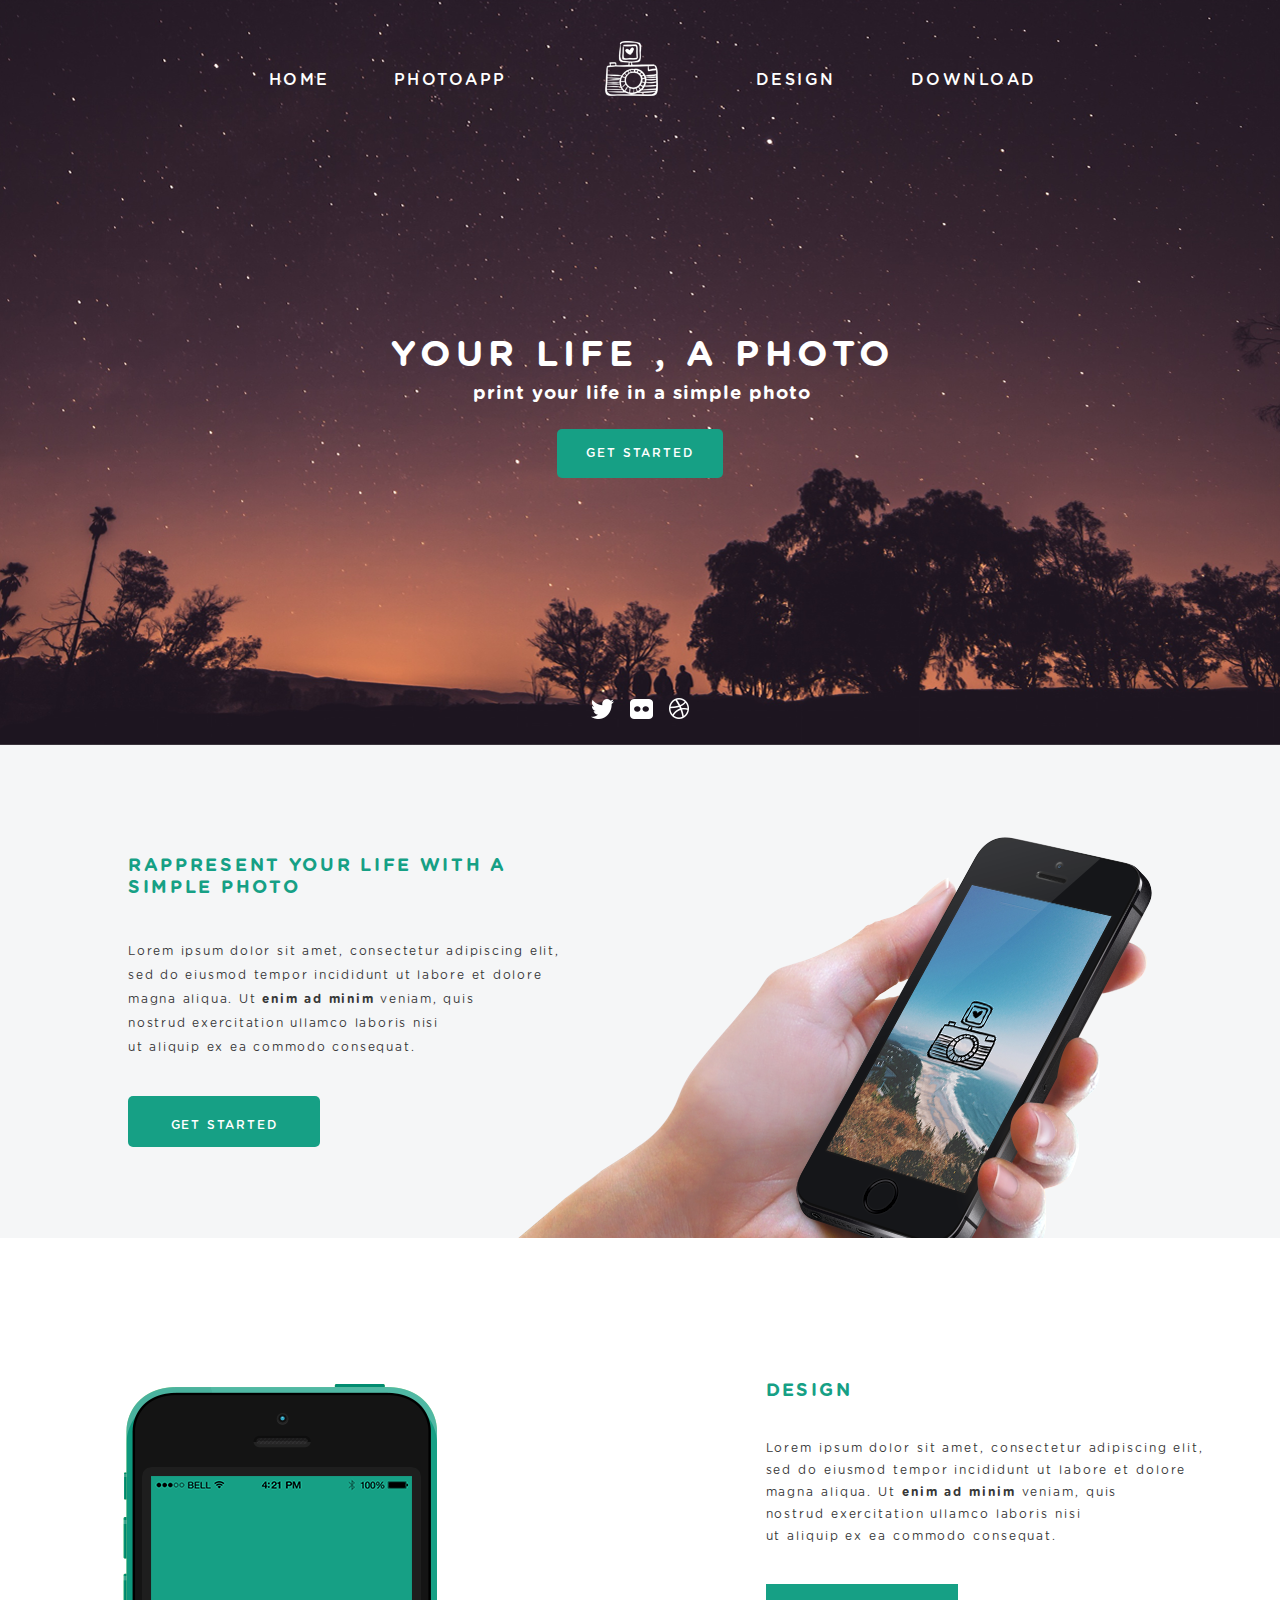
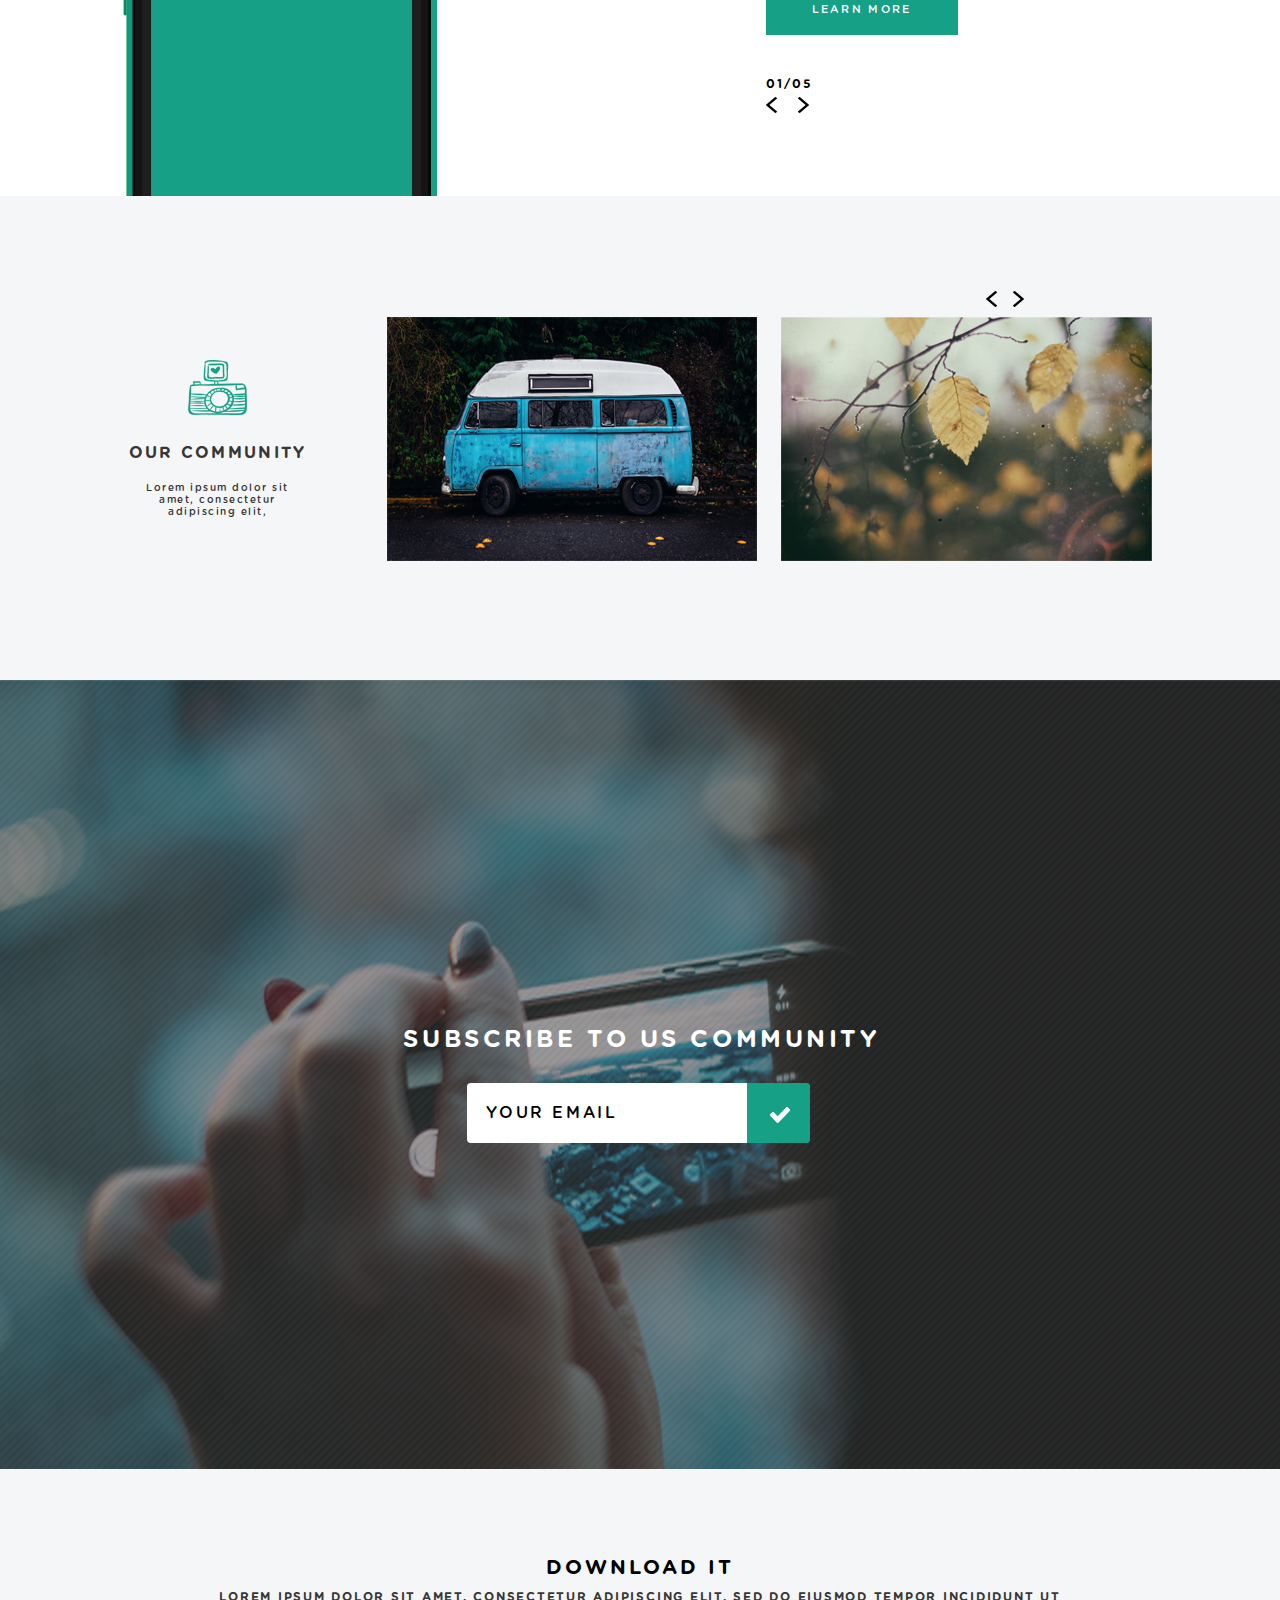
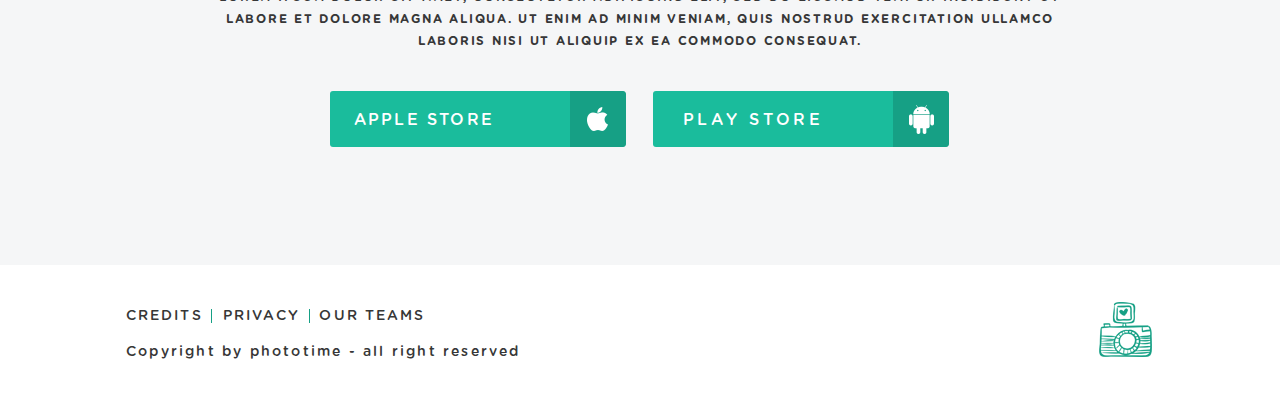
<file: index.html>
<!DOCTYPE html>
<html>
<head>
	<meta charset="utf-8"/>
	<title>Week 1</title>
	<link rel="stylesheet" type="text/css" href="style/style.css">
	<meta name="viewport" content="user-scalable=0, width=device-width, initial-scale=1">
</head>

<body>
	<div class="layout">
		<header>
			<nav class="reducer">
				<div class="head_bar">
					<a href="#">Home</a>
				</div>
				<div class="head_bar">
					<a href="#">Photoapp</a>
				</div>
				<div class="head_bar logo">
					<a href="#"><img src="images/header_camera.png" alt=''/></a>
				</div>
				<div class="head_bar">
					<a href="#">Design</a>
				</div>
				<div class="head_bar">
					<a href="#">Download</a>
				</div>
			</nav>

			<div class="header_center">
				<h1>your life , a photo</h1>
				<h3>print your life in a simple photo</h3>
				<a class="btn" href="">Get started</a>
			</div>

			<div class="header_footer">
				<a href="#"><img src="images/twitter.png" alt=''/></a>
				<a href="#"><img src="images/header_button_2.png" alt=''/></a>
				<a href="#"><img src="images/header_button_3.png" alt=''/></a>
			</div>
		</header>
			
		<section class="block second">
			<div class="secondblock reducer">
				<div class="cont">
					<h2>Rappresent your life with a <br/> 
						simple photo
					</h2>
					<p>Lorem ipsum dolor sit amet, consectetur adipiscing elit,<br/>
					sed do eiusmod tempor incididunt ut labore et dolore<br/>
					magna aliqua. Ut <span>enim ad minim</span> veniam, quis<br/>
					nostrud exercitation ullamco laboris nisi<br/>
					ut aliquip ex ea commodo consequat.</p>
					<a class="btn" href="#">Get started</a>
				</div>
			</div>
		</section>

		<section class="block third">
			<div class="thirdblock reducer">
				<div class="mockup pip">
					<img src="images/iphone_5c.png" alt="">
				</div>
				<div class='pip'>
					<h2>Design</h2>
					<p>Lorem ipsum dolor sit amet, consectetur adipiscing elit,<br/>
					sed do eiusmod tempor incididunt ut labore et dolore<br/>
					magna aliqua. Ut <span>enim ad minim</span> veniam, quis<br/>
					nostrud exercitation ullamco laboris nisi<br/>
					ut aliquip ex ea commodo consequat.</p>
					<a class="btn" href="">Learn more</a>
					<div class="contr">
						<span>01/05</span>
						<div class="arr">
							<a href=""><img src="images/arr_l.png" alt=""></a>
							<a href=""><img src="images/arr_r.png" alt=""></a>
						</div>
					</div>
				</div>
			</div>
		</section>

		<section class="block fourth">
			<div class="reducer">
				<div class="arr">
					<a href=""><img src="images/arr_l.png" alt=""></a>
					<a href=""><img src="images/arr_r.png" alt=""></a>
				</div>
				<div class="lower">
					<div class="info">
						<img src="images/camera_m.png" alt="">
						<h4>our community</h4>
						<p>Lorem ipsum dolor sit<br/> amet, consectetur<br/> adipiscing elit,<br/></p>
					</div>
					<div class="padder">
						<img src="images/bk4_ph1.png" alt="">
					</div>
					<div>
						<img src="images/bk4_ph2.png" alt="">
					</div>
					</div>
			</div>
		</section>

		<section class='block fifth'>
			<div class="reducer">
				<h2>subscribe to us community</h2>
				<div class="fifth_cont">
					<input placeholder='Your Email' type="text">
					<a href=""><img src="images/check.png" alt=""></a>
				</div>
			</div>
		</section>

		<section class='block sixth'>
			<div class="reducer">
				<h2>Download it</h2>
			<p>Lorem ipsum dolor sit amet, consectetur adipiscing elit, sed do eiusmod tempor incididunt ut<br/> labore et dolore
			 magna aliqua. Ut enim ad minim veniam, quis nostrud exercitation ullamco<br/> laboris nisi ut aliquip ex ea commodo consequat.</p>
			<div class="sixth_btn">
				<div class="btn_cont">
					<a class='complex' href="">Apple Store</a>
					<a href=""><img src="images/appl.png" alt=""></a>
				</div>
				<div class="btn_cont">
					<a class='complex hard' href="">play Store</a>
					<a href=""><img src="images/android.png" alt=""></a>	
				</div>
			</div>
			</div>
		</section>

		<footer>
			<div class="footer_main reducer">
				<div class="footer_left">
					<div class="ab">
						<a href="#">Credits</a>
						<a href="#">Privacy</a>
						<a href="#">Our Teams</a>
					</div>	
					<p>Copyright by phototime - all right reserved</p>
				</div>
				<div class="footer_right">
					<img src="images/camera.png" alt="">
				</div>
			</div>
		</footer>
	</div>
</body>
</html>
</file>
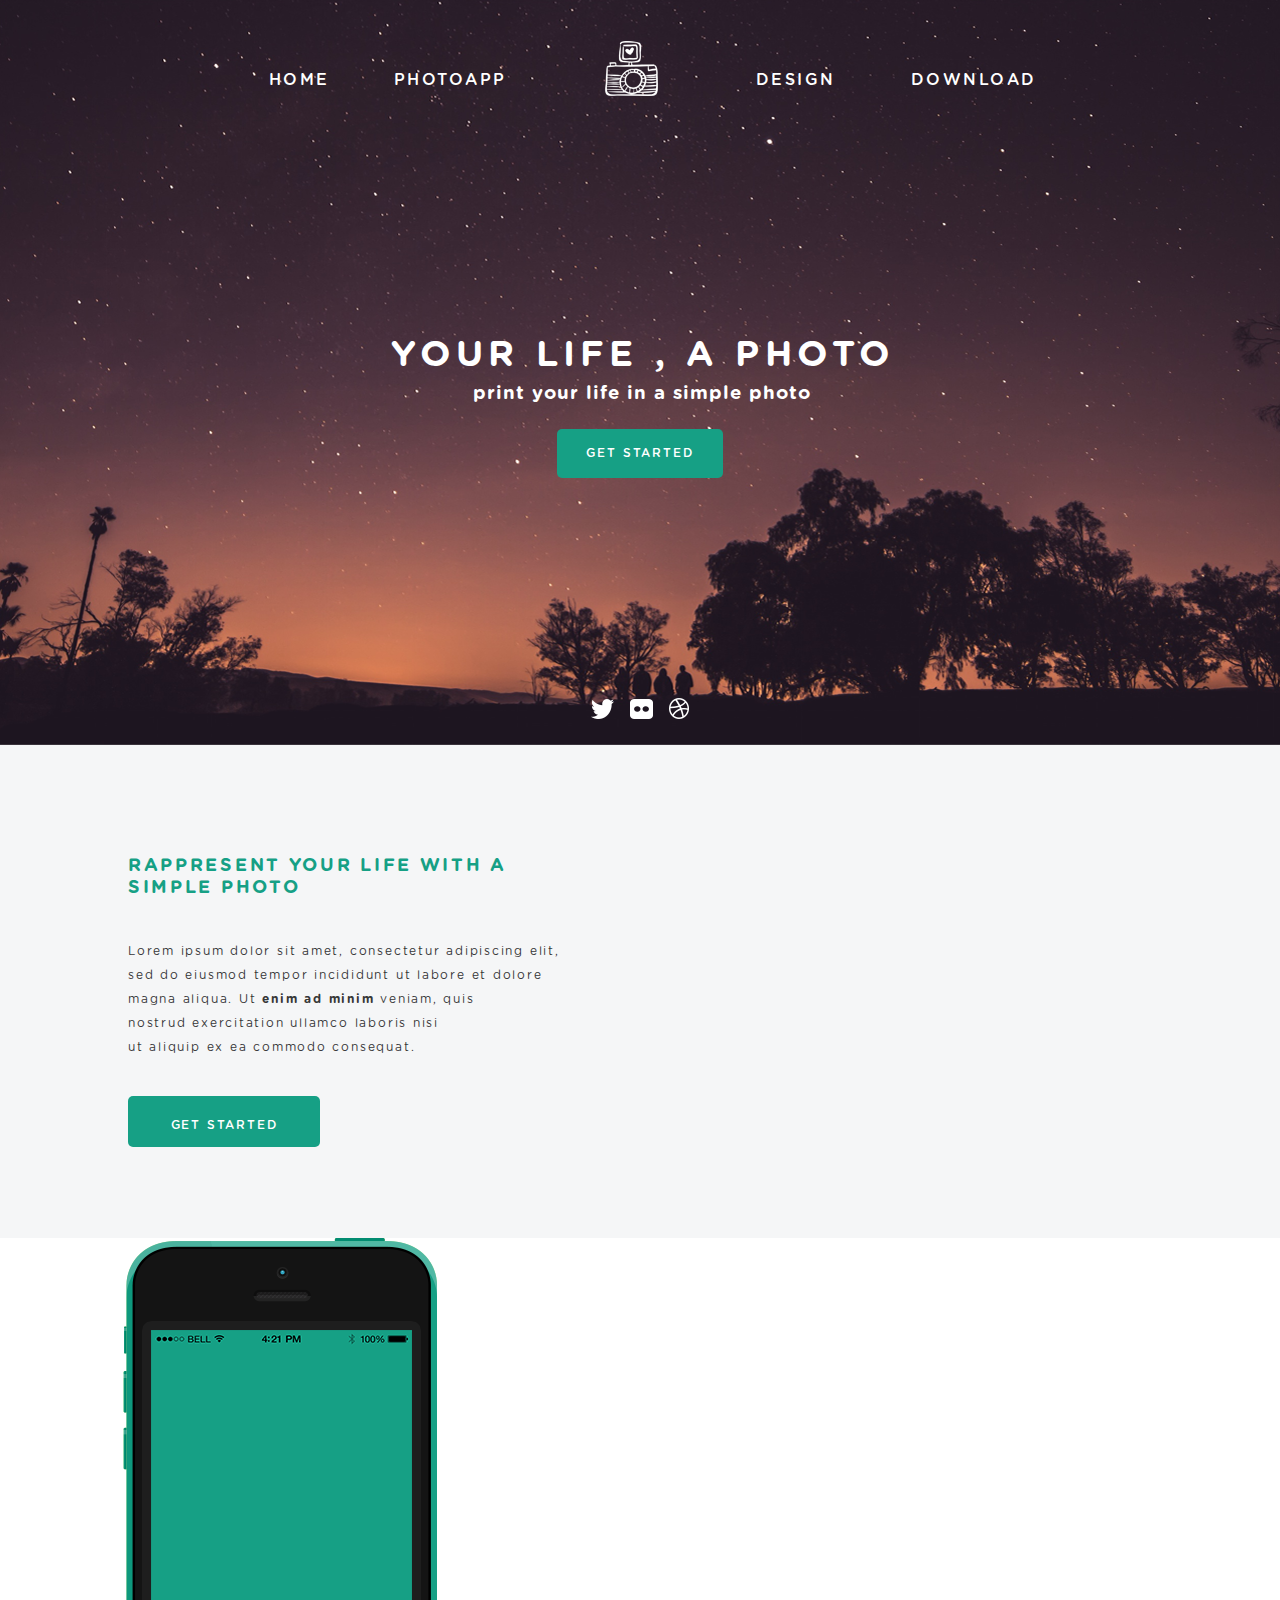
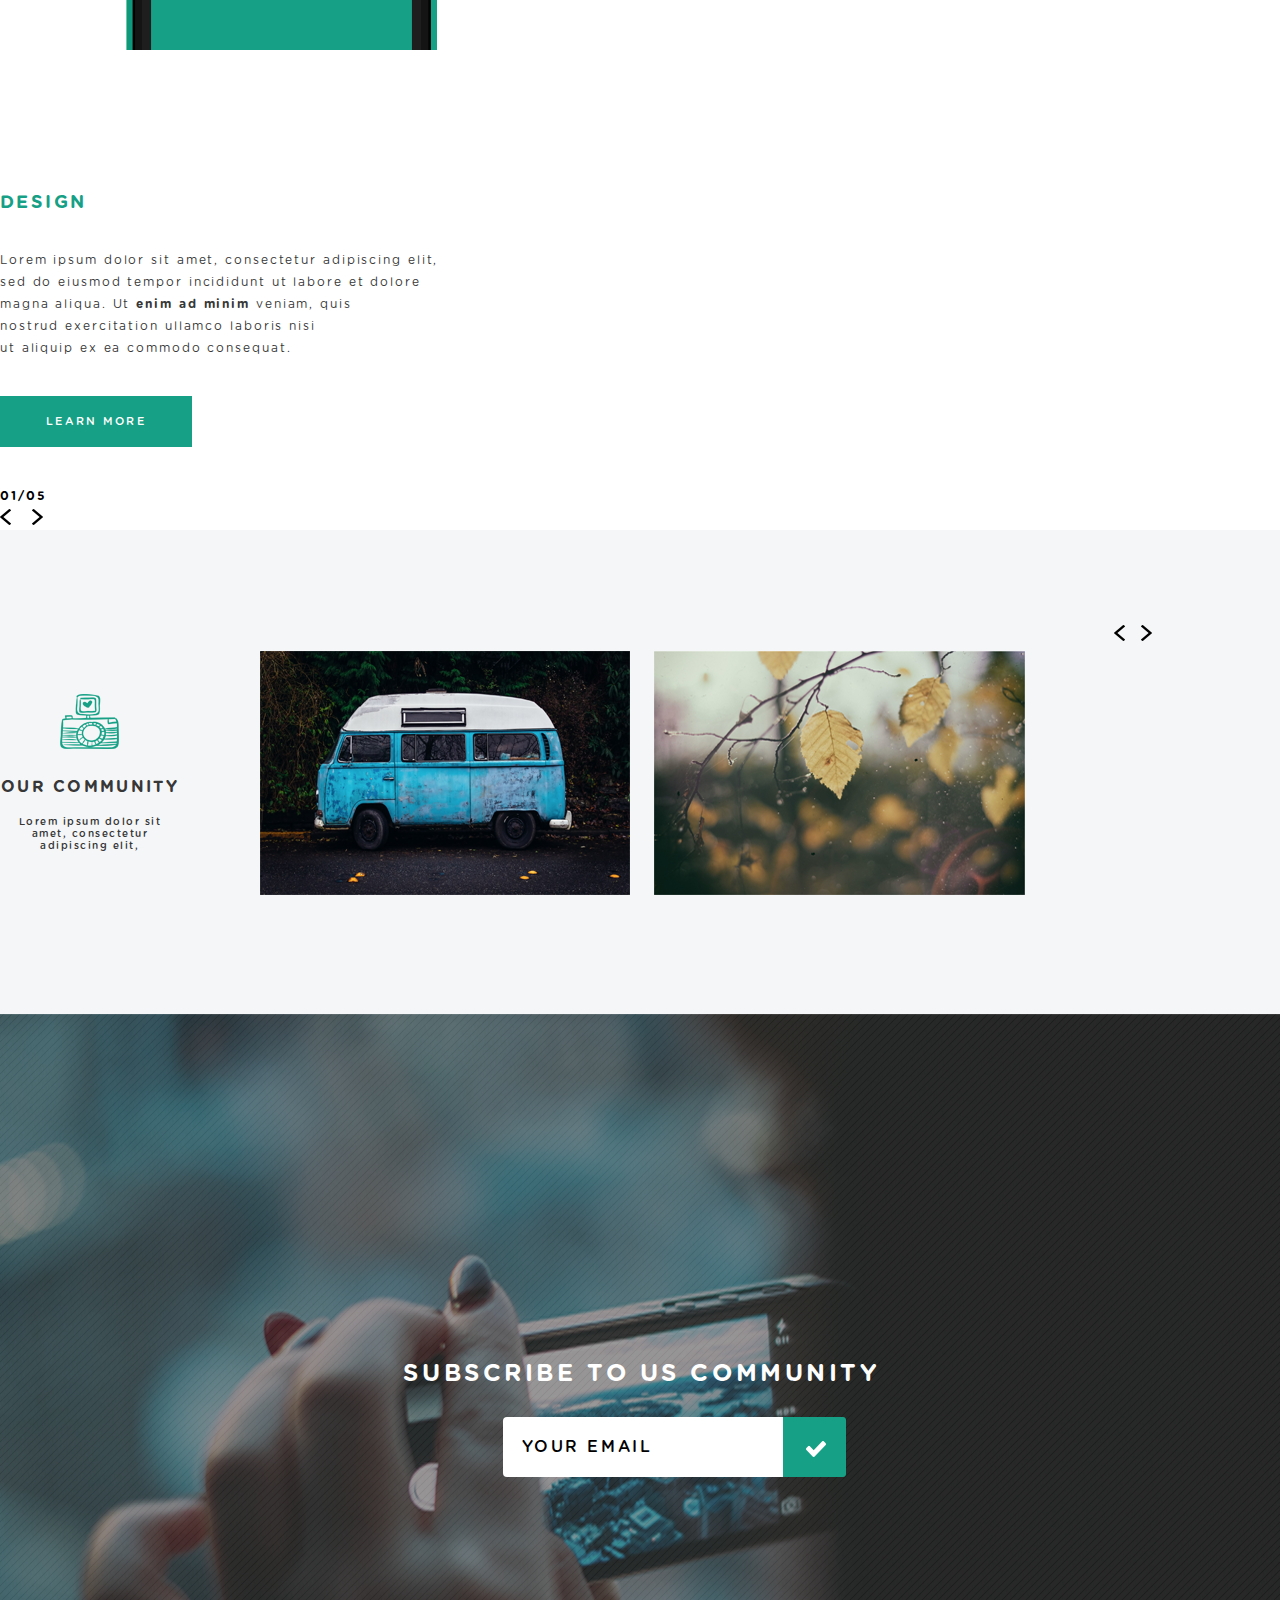
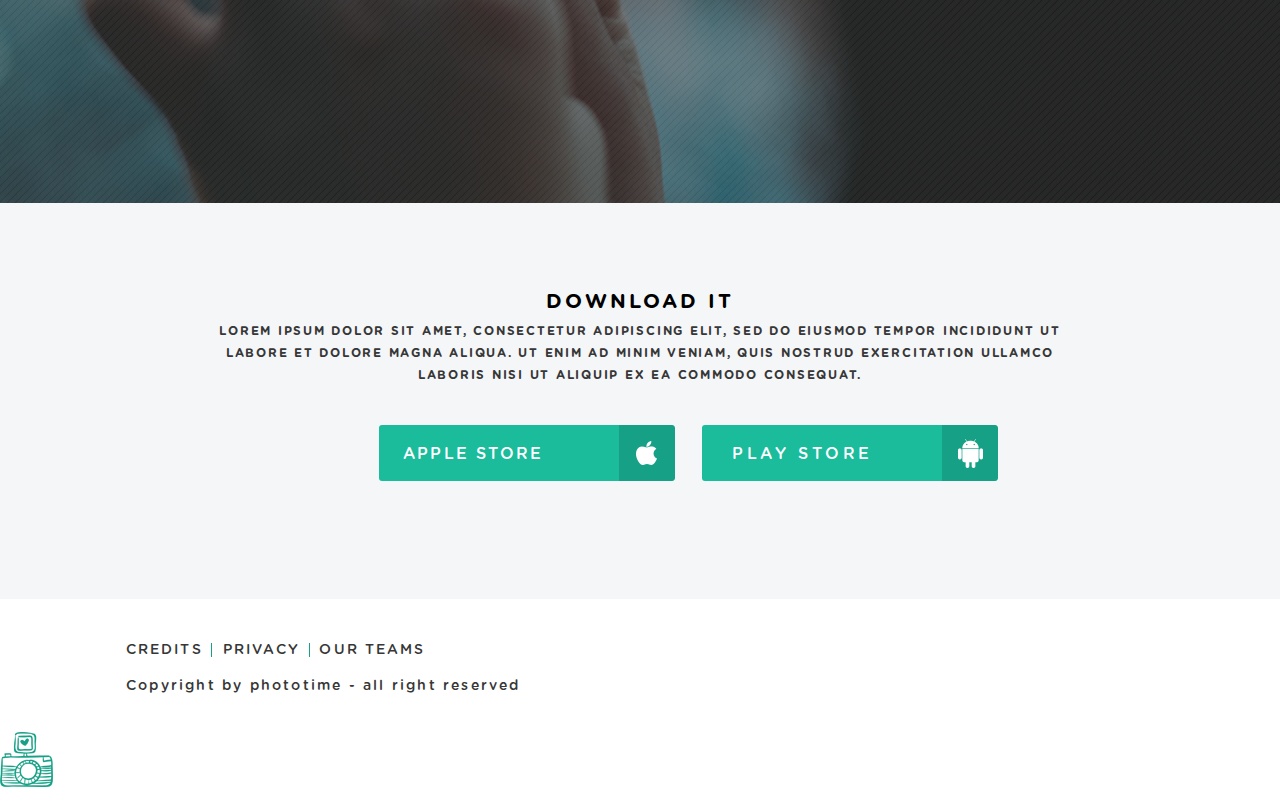
<file: Week_1.html>
<!DOCTYPE html>
<html>
<head>
	<meta charset="utf-8"/>
	<title>Week 1</title>
	<link rel="stylesheet" type="text/css" href="style/style.css">
	<meta name="viewport" content="user-scalable=0, width=device-width, initial-scale=1">
</head>

<body>
	<div class="layout">
		<header>
			<nav class="reducer">
				<div class="head_bar">
					<a href="#">Home</a>
				</div>
				<div class="head_bar">
					<a href="#">Photoapp</a>
				</div>
				<div class="head_bar logo">
					<a href="#"><img src="images/header_camera.png" alt=''/></a>
				</div>
				<div class="head_bar">
					<a href="#">Design</a>
				</div>
				<div class="head_bar">
					<a href="#">Download</a>
				</div>
			</nav>

			<div class="header_center">
				<h1>your life , a photo</h1>
				<h3>print your life in a simple photo</h3>
				<a class="btn" href="">Get started</a>
			</div>

			<div class="header_footer">
				<a href="#"><img src="images/twitter.png" alt=''/></a>
				<a href="#"><img src="images/header_button_2.png" alt=''/></a>
				<a href="#"><img src="images/header_button_3.png" alt=''/></a>
			</div>
		</header>
			
		<section class="block second reducer">
			<div class="cont">
				<h2>Rappresent your life with a <br/> 
					simple photo
				</h2>
				<p>Lorem ipsum dolor sit amet, consectetur adipiscing elit,<br/>
				sed do eiusmod tempor incididunt ut labore et dolore<br/>
				magna aliqua. Ut <span>enim ad minim</span> veniam, quis<br/>
				nostrud exercitation ullamco laboris nisi<br/>
				ut aliquip ex ea commodo consequat.</p>
				<a class="btn" href="#">Get started</a>
			</div>
		</section>

		<section class="block third reducer">
			<div class="mockup pip">
				<img src="images/iphone_5c.png" alt="">
			</div>
			<div class='pip'>
				<h2>Design</h2>
				<p>Lorem ipsum dolor sit amet, consectetur adipiscing elit,<br/>
				sed do eiusmod tempor incididunt ut labore et dolore<br/>
				magna aliqua. Ut <span>enim ad minim</span> veniam, quis<br/>
				nostrud exercitation ullamco laboris nisi<br/>
				ut aliquip ex ea commodo consequat.</p>
				<a class="btn" href="">Learn more</a>
				<div class="contr">
					<span>01/05</span>
					<div class="arr">
						<a href=""><img src="images/arr_l.png" alt=""></a>
						<a href=""><img src="images/arr_r.png" alt=""></a>
					</div>
				</div>
			</div>
		</section>

		<section class="block fourth reducer">
			<div class="arr">
				<a href=""><img src="images/arr_l.png" alt=""></a>
				<a href=""><img src="images/arr_r.png" alt=""></a>
			</div>
			<div class="lower">
				<div class="info">
					<img src="images/camera_m.png" alt="">
					<h4>our community</h4>
					<p>Lorem ipsum dolor sit<br/> amet, consectetur<br/> adipiscing elit,<br/></p>
				</div>
				<div class="padder">
					<img src="images/bk4_ph1.png" alt="">
				</div>
				<div>
					<img src="images/bk4_ph2.png" alt="">
				</div>
				</div>
			</div>	
		</section>

		<section class='block fifth reducer'>
			<h2>subscribe to us community</h2>
			<div class="fifth_cont">
				<input placeholder='Your Email' type="text">
				<a href=""><img src="images/check.png" alt=""></a>
			</div>
		</section>

		<section class='block sixth reducer'>
			<h2>Download it</h2>
			<p>Lorem ipsum dolor sit amet, consectetur adipiscing elit, sed do eiusmod tempor incididunt ut<br/> labore et dolore
			 magna aliqua. Ut enim ad minim veniam, quis nostrud exercitation ullamco<br/> laboris nisi ut aliquip ex ea commodo consequat.</p>
			<div class="sixth_btn">
				<div class="btn_cont">
					<a class='complex' href="">Apple Store</a>
					<a href=""><img src="images/appl.png" alt=""></a>
				</div>
				<div class="btn_cont">
					<a class='complex hard' href="">play Store</a>
					<a href=""><img src="images/android.png" alt=""></a>	
				</div>
			</div>
		</section>

		<footer class="reducer">
			<div class="footer_left">
				<div class="ab">
					<a href="#">Credits</a>
					<a href="#">Privacy</a>
					<a href="#">Our Teams</a>
				</div>	
				<p>Copyright by phototime - all right reserved</p>
			</div>
			<div class="footer_right">
				<img src="images/camera.png" alt="">
			</div>
		</footer>
	</div>
</body>
</html>
</file>
<file: style/style.css>
* {
	margin: 0;
	padding: 0;
}
html,
body {
	height: 100%;
	font-family: Gothamrounded;
}

.layout {
	position: relative;
	min-height: 100%;
	min-width: 100%;
}

.reducer {
	max-width: 1280px;
	.padding: 0 0px;
	margin: 0 auto;
}

a{
	color: white;
	text-decoration: none;
	font-size: 16px;
}

h1{
	font-size: 36px;
	text-decoration: none;
	text-transform: uppercase;
}

h3{
	height: 16px;
	padding-bottom: 26px;
	font-weight: 600;
}

h2{
	color: #16a085;
	text-transform: uppercase;
}

@font-face {
	font-family: Gothamrounded;
    font-weight: bold;
  	src: url("../font/GothamRounded-Bold.otf") format("opentype"),
  	url("../font/GothamRoundedBold_21016.ttf") format("truetype");
}

@font-face {
	font-family: Gothamrounded;
    font-weight: 300;
  	src: url("../font/GothamRounded-Book.otf") format("opentype"),
  	url("../font/GothamRoundedBook_21018.ttf") format("truetype");
}

@font-face {
	font-family: Gothamrounded;
    font-weight: 400;
  	src: url("../font/GothamRounded-Medium.otf") format("opentype"),
  	url("../font/GothamRoundedMedium_21022.ttf") format("truetype");
}

header {
    display: -ms-flexbox;
    display: flex;
    display: -webkit-flex;
    -webkit-flex-direction: column;
        -ms-flex-direction: column;
            flex-direction: column;
    height: 745px;
    background: url(../images/header_back.png) no-repeat;
    background-size: cover;
}

nav{
	display: -webkit-flex;
	display: -ms-flexbox;
	display: flex;
	-webkit-justify-content: center;
	    -ms-flex-pack: center;
	        justify-content: center;
	padding-top: 41px;
	padding-left: 24px;
	padding-bottom: 1px;
}

.head_bar{
	padding-top: 30px;
	text-transform: uppercase;
	padding-left: 35px;
    padding-right: 34px;
	letter-spacing: 2.5px;
}

.head_bar:first-child{
    padding-right: 29px;
}

.head_bar:last-child{
	padding-left: 41px;
}

.logo{
	padding-left: 64px;
	padding-right: 63px;
	padding-top: 0px;
}

.header_center{
	display: -ms-flexbox;
	display: flex;
    display: -webkit-flex;
    -webkit-justify-content: center;
        -ms-flex-pack: center;
            justify-content: center;
    padding-top: 232px;
    -webkit-align-items: center;
        -ms-flex-align: center;
            align-items: center;
    -webkit-flex-direction: column;
        -ms-flex-direction: column;
            flex-direction: column;
    text-align: center;
	color: white;
}

.header_center h1{
	letter-spacing: 5.2px;
    padding-left: 31px;
    padding-right: 25px;
}

.header_center h3 {
    padding-top: 5px;
    padding-left: 3px;
    letter-spacing: 1px;
    padding-bottom: 31px;
}

.header_footer{
	display: -ms-flexbox;
	display: flex;
    display: -webkit-flex;
    -webkit-justify-content: center;
        -ms-flex-pack: center;
            justify-content: center;
    -webkit-align-items: center;
        -ms-flex-align: center;
            align-items: center;
    padding-top: 220px;
    padding-left: 8px;
}

.header_footer img{
	padding-right: 12px;
	padding-left: 16px;
}

.header_footer a:first-child img{
	padding-left: 4px;
	padding-right: 0px;
}

.header_footer a:last-child img{
	padding-left: 4px;
}

.btn{
	display: block;
	color: white;
	font-size: 12px;
	background: #16a085;
	text-transform: uppercase;
	height: 49px;
	width: 166px;
	text-align: center;
	line-height: 49px;
	border-radius: 5px;
	letter-spacing: 1.9px;
}

.second{
	background-color: #f5f6f7;
    height: 493px;
}

.secondblock{
	background: #f5f6f7 url(../images/hand.png) no-repeat;
    background-position: 80.21% 100%;
    height: 493px;
}

.second h2{
	font-size: 18px;
	letter-spacing: 2.7px;
	padding-bottom: 40px;
}

.second .btn{
	width: 192px;
	height: 51px;
	line-height: 59px;
	letter-spacing: 1.8px;
}

.second p{
	letter-spacing: 1.78px;
	line-height: 24px;
	padding-bottom: 37px;
}

.cont{
	padding: 110px 0px 0px 128px;
}

.thirdblock{
	display: -webkit-flex;
	display: -ms-flexbox;
	display: flex;
  	-webkit-justify-content: space-between;
  	    -ms-flex-pack: justify;
  	        justify-content: space-between;
  	height: 558px;
}

.third .pip:first-child{
	-webkit-align-self: flex-end;
	    -ms-flex-item-align: end;
	        align-self: flex-end;
	width: 261px;
	height: 412px;
	padding-left: 123px;
}

.third .pip:last-child{
	padding-top: 142px;
	padding-right: 76px;
}

.third h2{
	font-size: 18px;
	letter-spacing: 2.4px;
	padding-bottom: 35px;
}

.second p,
.third p,
.fourth p{
	font-weight: 300;
	color: #373737;
	font-size: 12px;
}

.third p{
	letter-spacing: 1.9px;
	line-height: 22px;
	padding-bottom: 37px;
}

.third .btn {
    width: 192px;
    height: 51px;
    line-height: 51px;
    letter-spacing: 2.3px;
    font-weight: 400;
    font-size: 11px;
    border-radius: 0px;
}

span{
	font-weight: bold;
}

.contr{
	padding-top: 39px;
}
.contr span{
	font-size: 12px;
	letter-spacing: 2px;
}

.third .arr{
	padding-top: 4px;
}

.fourth{
	display: -ms-flexbox;
	display: flex;
    display: -webkit-flex;
    -webkit-flex-direction: column;
        -ms-flex-direction: column;
            flex-direction: column;
	height: 484px;
	background-color: #f5f6f7;
}

.fourth .arr{
	padding-top: 95px;
	display: -webkit-flex;
	display: -ms-flexbox;
	display: flex;
	-webkit-justify-content: flex-end;
	    -ms-flex-pack: end;
	        justify-content: flex-end;
	padding-right: 120px;
}

.arr a{
	padding-right: 8px;
	padding-left: 8px;
}

.arr a:first-child{
	padding-left: 0px;
}

.lower{
	display: -ms-flexbox;
	display: flex;
    display: -webkit-flex;
    -webkit-flex-direction: row;
        -ms-flex-direction: row;
            flex-direction: row;
    text-align: center;
    padding-top: 5px;
}

.lower h4{
	padding-top: 24px;
    padding-bottom: 19px;
    letter-spacing: 2.3px;
	font-size: 16px;
	text-transform: uppercase;
	color: #373737;
}

.lower p{
	letter-spacing: 1.5px;
    line-height: 12px;
    font-weight: 400;
    font-size: 10px;
    color: #373737;
}

.info {
    padding-top: 43px;
    padding-left: 1px;
    padding-right: 81px;
}

.padder{
	padding-right: 24px;
}


.fifth{
	background: url(../images/fifth_back.png);
    height: 789px;
    background-size: cover;
    display: -webkit-flex;
    display: -ms-flexbox;
    display: flex;
    -webkit-flex-direction: column;
        -ms-flex-direction: column;
            flex-direction: column;
    -webkit-align-items: center;
        -ms-flex-align: center;
            align-items: center;
}

.fifth h2{
	padding-top: 346px;
    letter-spacing: 3.567px;
    padding-bottom: 28px;
    padding-left: 4px;
	font-size: 24px;
	color: white;
	text-transform: uppercase;
}

.fifth_cont{
	display: -webkit-flex;
	display: -ms-flexbox;
	display: flex;
    height: 60px;
    padding-left: 68px;
}

input{
	width:280px;
	border-radius: 4px 0px 0px 4px;
	border: none;
}

::-webkit-input-placeholder {
	color: black;
	font-size: 16px;
	padding-left: 19px;
	padding-top: 6px;
	font-family: Gothamrounded;
	text-transform: uppercase;
	letter-spacing: 2.6px;
}

.sixth{
	height: 396px;
	background-color: #f5f6f7;
	display: -webkit-flex;
	display: -ms-flexbox;
	display: flex;
    -webkit-flex-direction: column;
        -ms-flex-direction: column;
            flex-direction: column;
    -webkit-align-items: center;
        -ms-flex-align: center;
            align-items: center;
    text-align: center;
}

.sixth h2{
	color: black;
	text-transform: uppercase;
	font-size: 20px;
	padding-top: 87px;
	letter-spacing: 2.9px;
	padding-bottom: 6px;
}

.sixth p{
	text-transform: uppercase;
	font-size: 12px;
	font-weight: 600;
	color: #373737;
	line-height: 22px;
	letter-spacing: 1.755px;
}

.sixth_btn{
	padding-top: 39px;
    padding-left: 97px;
	display: -webkit-flex;
	display: -ms-flexbox;
	display: flex;
	-webkit-flex-direction: row;
	    -ms-flex-direction: row;
	        flex-direction: row;
}

.btn_cont{
	display: -webkit-flex;
	display: -ms-flexbox;
	display: flex;
	padding-left: 13.5px;
	padding-right: 13.5px;
}

.complex{
	padding-left: 24px;
	width: 216px;
	background: #1abc9c;
	height: 56px;
	line-height: 59px;
	text-transform: uppercase;
	border-radius: 3px 0px 0px 3px;
	text-align: left;
	letter-spacing: 2.2px;
}

.hard{
	padding-left: 30px;
	width:210px;
	letter-spacing: 3.7px;
}

footer{
	color:#373737;
	height: 131px;
}

.footer_main{
	display: -webkit-flex;
	display: -ms-flexbox;
	display: flex;
	-webkit-justify-content: space-between;
	    -ms-flex-pack: justify;
	        justify-content: space-between;
}

.footer_left{
	padding-left: 126px;
    padding-top: 41px;
    text-align: left;
}

footer a{
	text-transform: uppercase;
	letter-spacing: 2.1px;
	color:#373737;
	font-size: 14px;
	line-height: 14px;
}

.ab{
	padding-bottom: 19px;
}
.ab a:first-child{
	border-right: solid 1px #16a085;
	line-height: 14px;
	padding-left: 0px;
	padding-right: 8px;
}

.ab a:nth-child(2){
	padding-left: 6px;
	padding-right: 4px;
}

.ab a:last-child{
	border-left: solid 1px #16a085;
	line-height: 14px;
	padding-left: 9px;
}

footer p{
	font-size: 14px;
	letter-spacing: 2.2px;
}

.footer_right{
	padding-top: 37px;
    padding-right: 128px;
}
</file>
